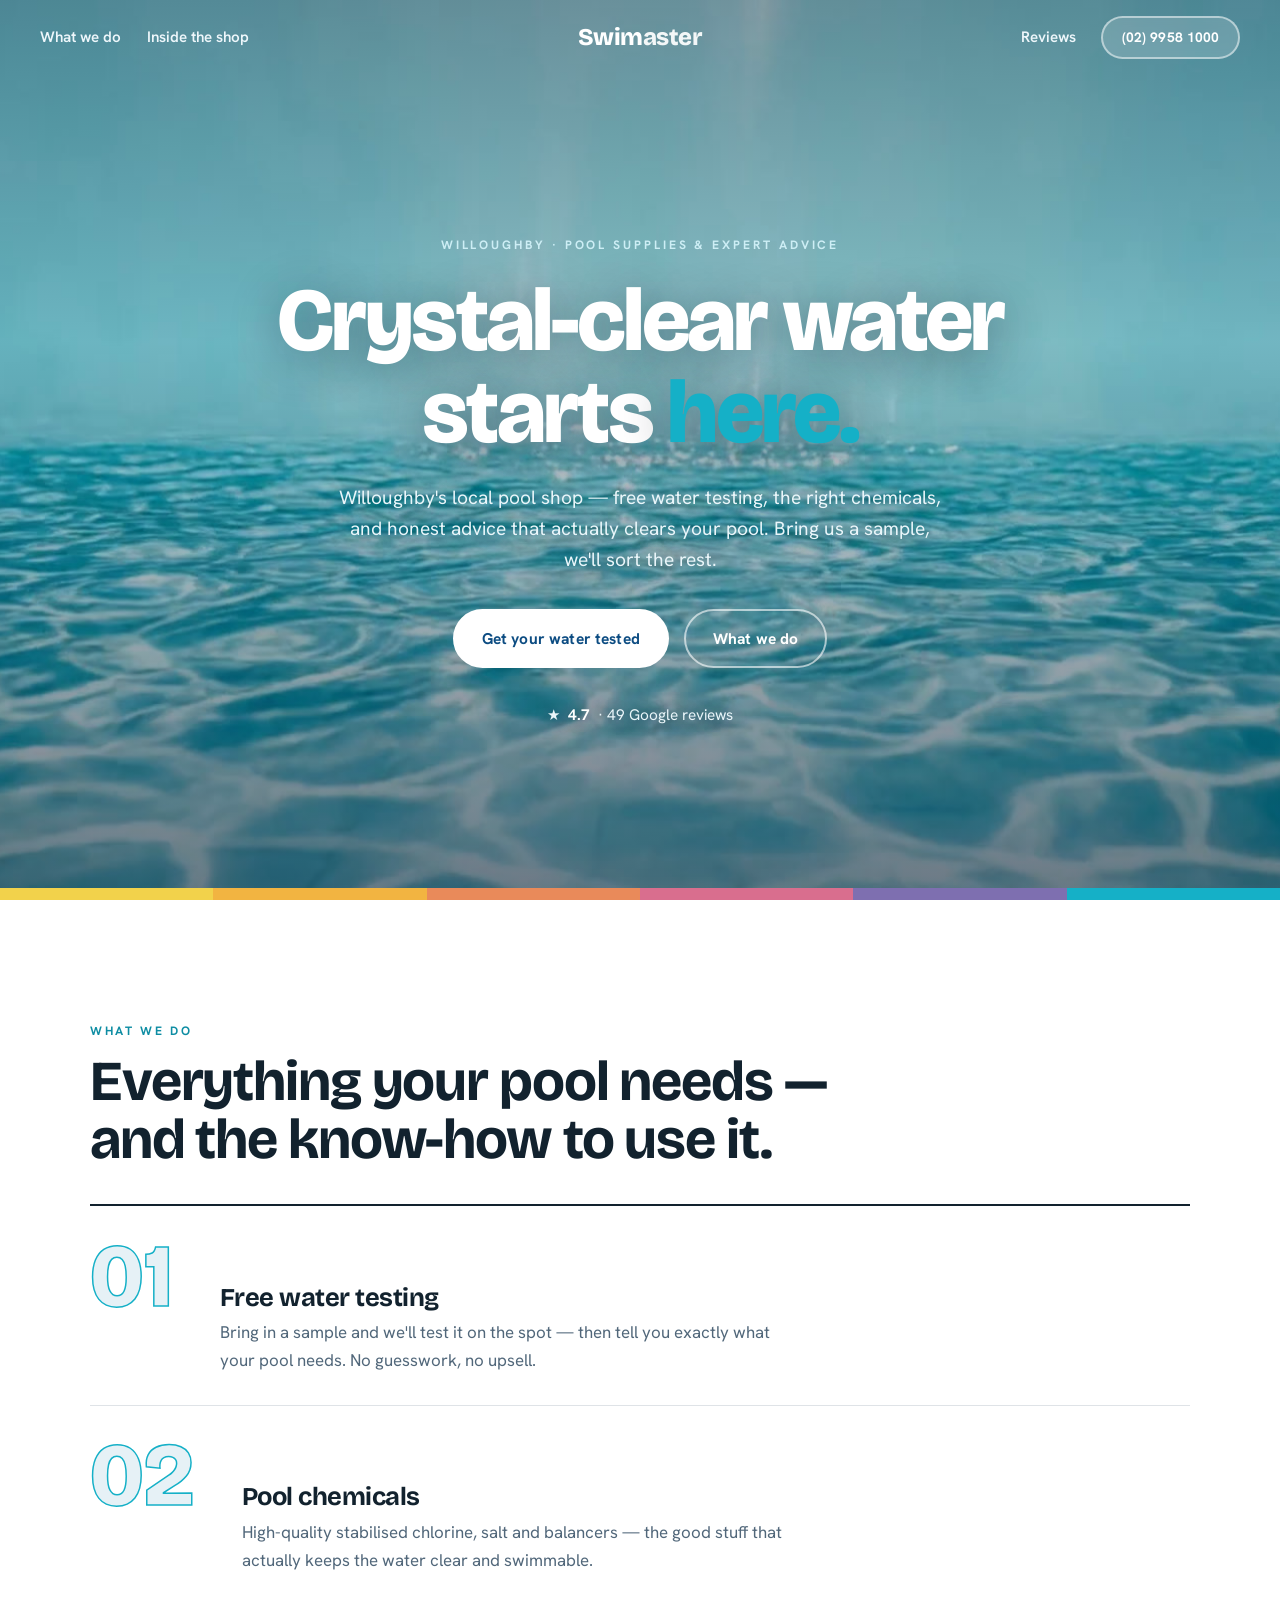
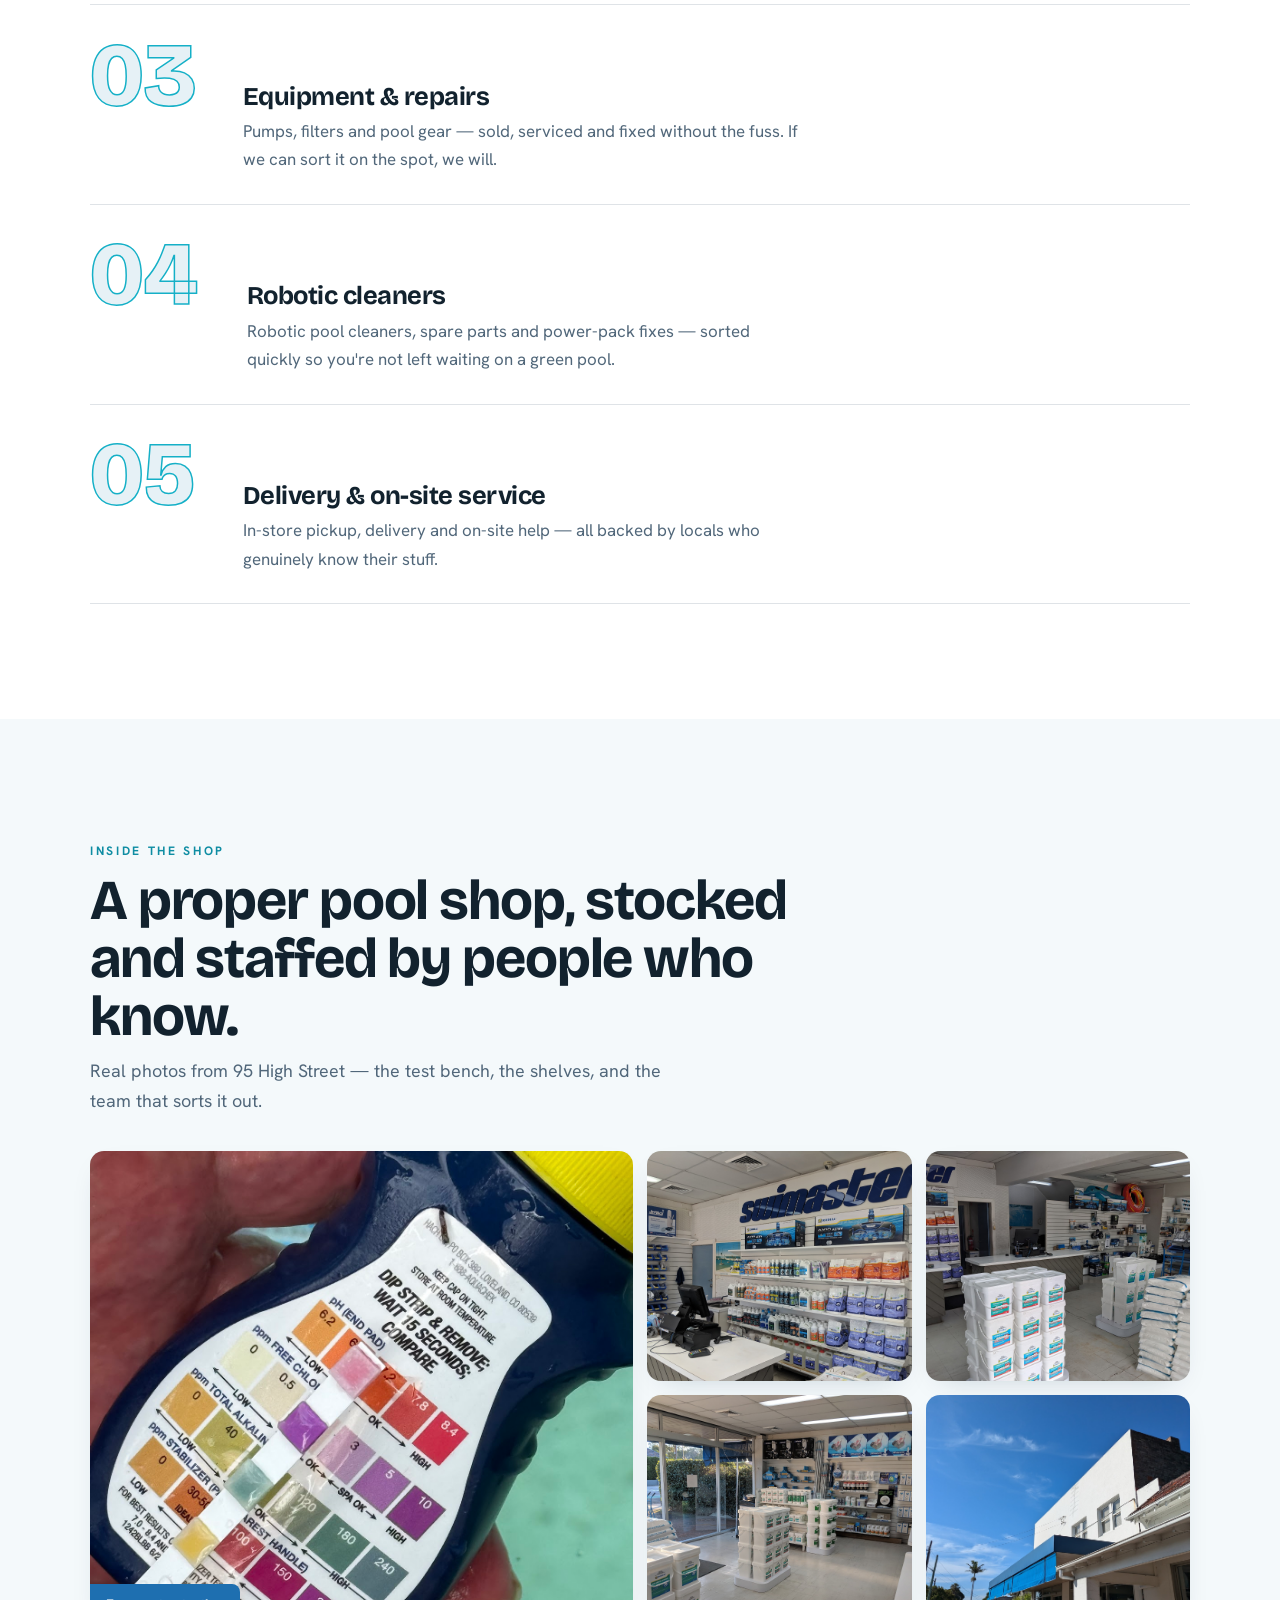
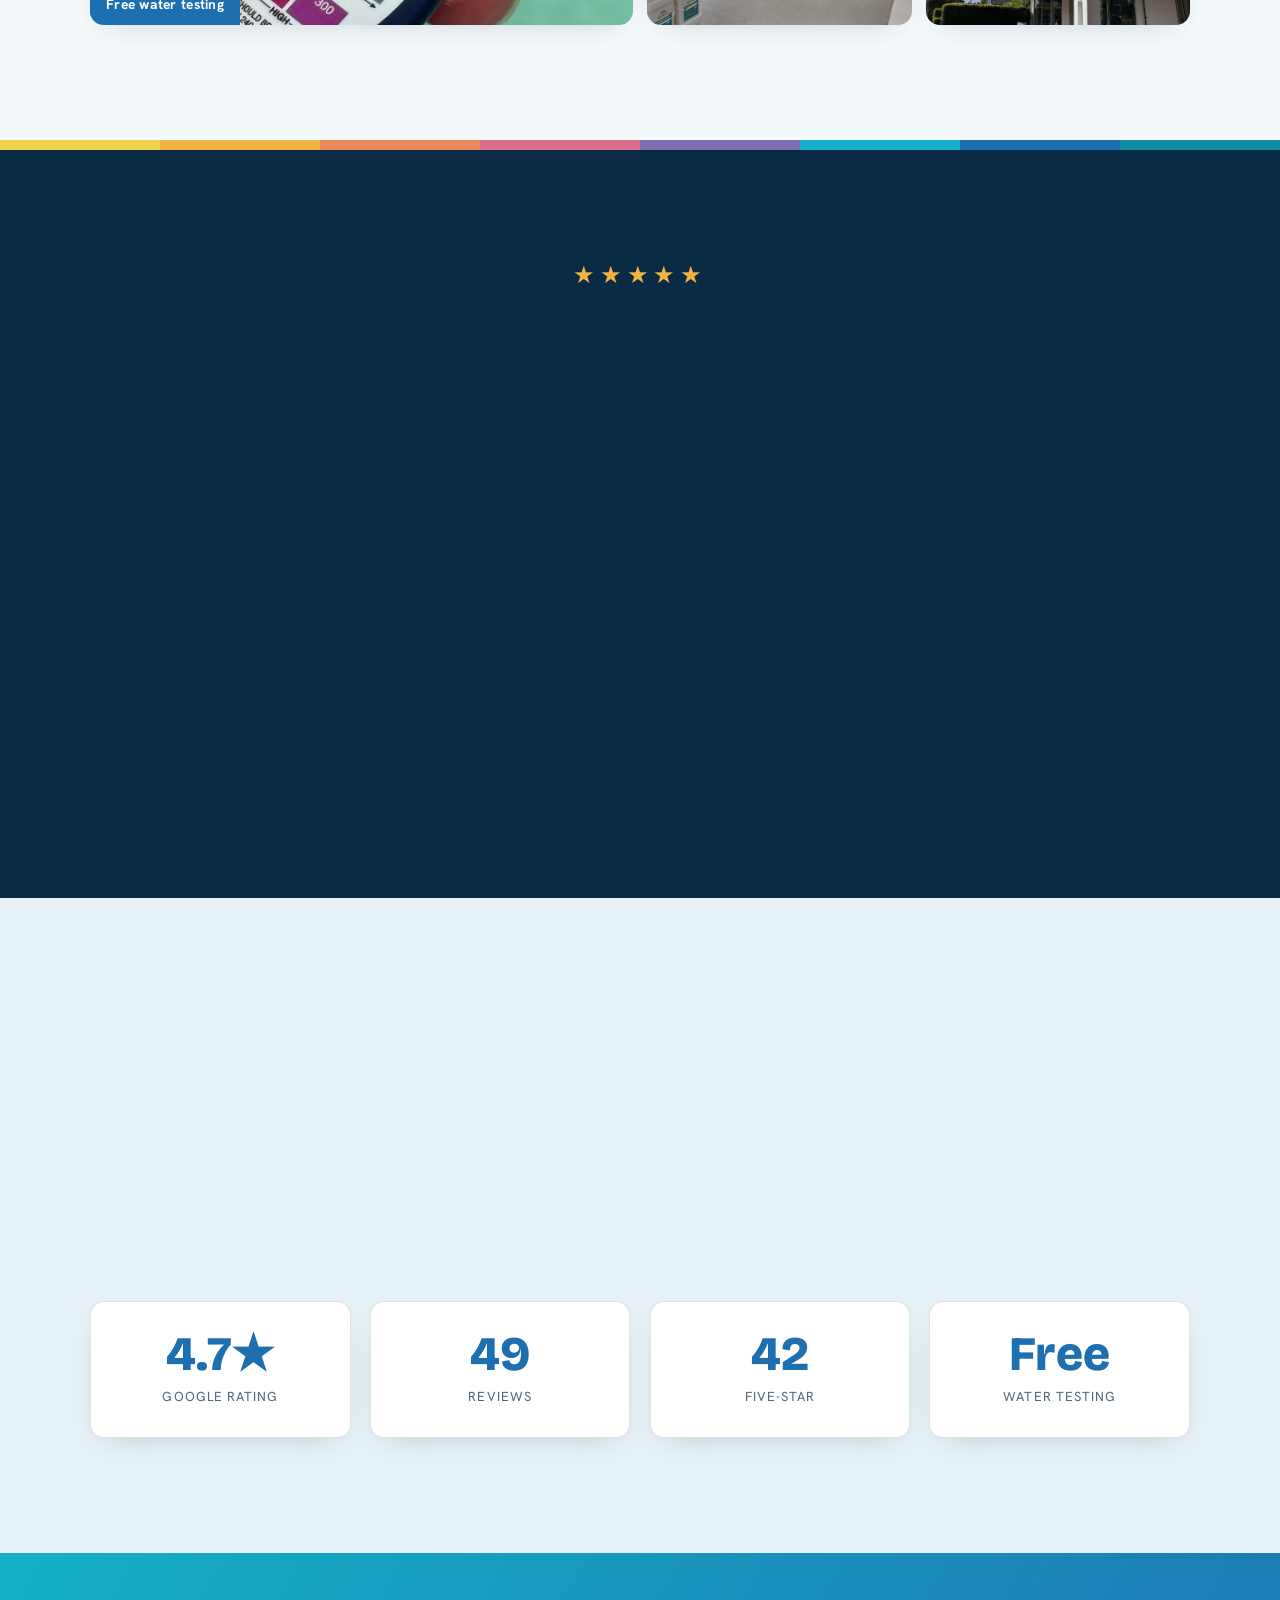
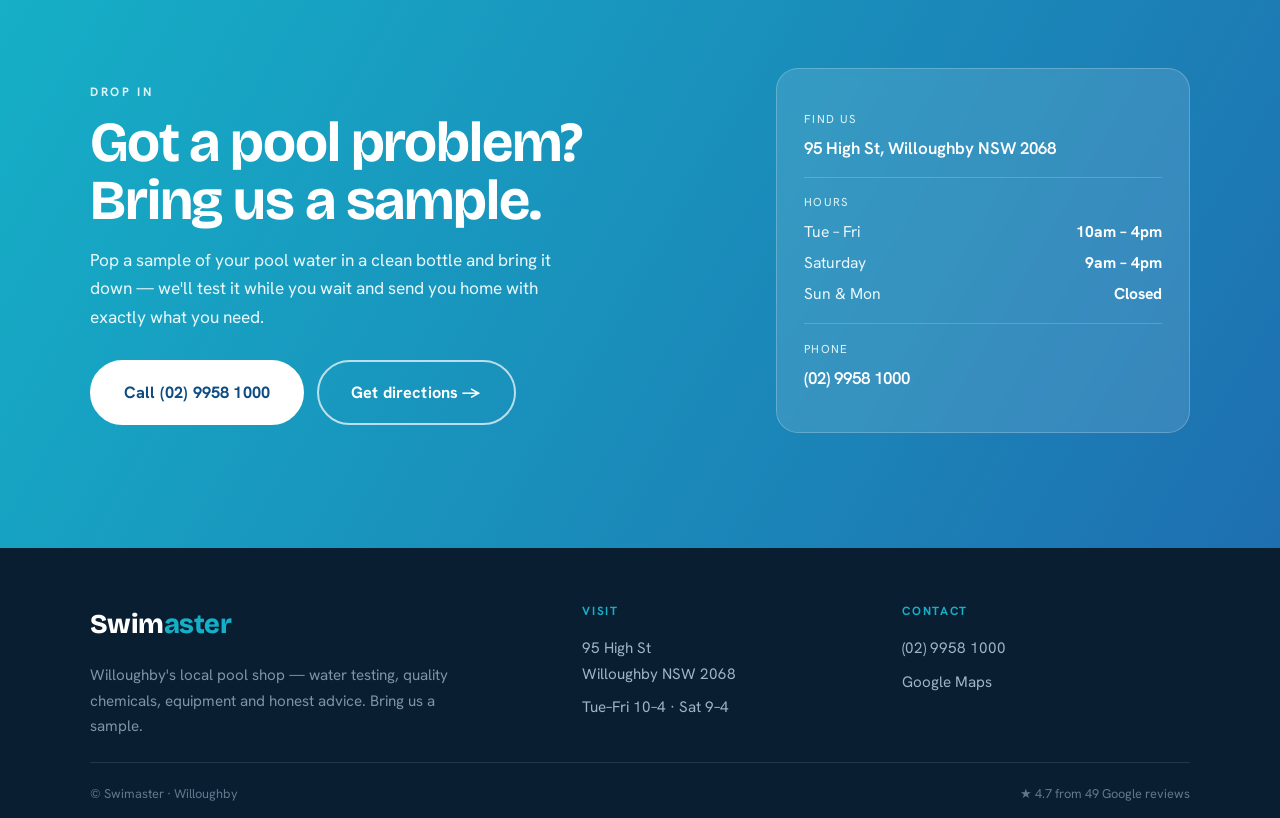
<file: index.html>
<!doctype html>
<html lang="en">
<head>
<meta charset="utf-8">
<meta name="viewport" content="width=device-width,initial-scale=1">
<meta name="robots" content="noindex,nofollow">
<title>Swimaster · Willoughby — pool supplies, water testing &amp; expert advice</title>
<meta name="description" content="Swimaster, 95 High St Willoughby. Willoughby's expert pool shop — free water testing, quality chemicals, equipment, robotic-cleaner repairs and genuinely honest advice. 4.7★ from 49 Google reviews. Call (02) 9958 1000.">
<link rel="preconnect" href="https://fonts.googleapis.com">
<link rel="preconnect" href="https://fonts.gstatic.com" crossorigin>
<link href="https://fonts.googleapis.com/css2?family=Bricolage+Grotesque:opsz,wght@12..96,500;12..96,600;12..96,700;12..96,800&family=Hanken+Grotesk:wght@400;500;600;700&display=swap" rel="stylesheet">
<link rel="stylesheet" href="tokens.css">
<link rel="stylesheet" href="styles.css?v=2">
</head>
<body>

<!-- split nav -->
<nav class="nav" id="nav">
  <div class="nav-side nav-left">
    <a href="#services">What we do</a>
    <a href="#inside">Inside the shop</a>
  </div>
  <a class="wordmark" href="#top">Swim<span class="mk">aster</span></a>
  <div class="nav-side nav-right">
    <a href="#reviews">Reviews</a>
    <a class="btn btn-primary" href="tel:+61299581000">(02) 9958 1000</a>
  </div>
  <button class="nav-toggle" id="navToggle" aria-label="Menu"><span></span><span></span><span></span></button>
  <div class="nav-drawer" id="navDrawer">
    <a href="#services">What we do</a>
    <a href="#inside">Inside the shop</a>
    <a href="#reviews">Reviews</a>
    <a href="#visit">Visit</a>
    <a class="btn btn-primary" href="tel:+61299581000">Call (02) 9958 1000</a>
  </div>
</nav>

<!-- HERO (full-bleed cinematic pool) -->
<header class="hero" id="top">
  <div class="hero-media">
    <video autoplay muted loop playsinline poster="assets/images/hero-poster.jpg">
      <source src="assets/video/hero.mp4?v=1" type="video/mp4">
    </video>
  </div>
  <div class="wrap hero-inner">
    <span class="kicker">Willoughby · pool supplies &amp; expert advice</span>
    <h1>Crystal-clear water<br>starts <span class="hl">here.</span></h1>
    <p class="sub">Willoughby's local pool shop — free water testing, the right chemicals, and honest advice that actually clears your pool. Bring us a sample, we'll sort the rest.</p>
    <div class="hero-cta">
      <a class="btn btn-primary" href="tel:+61299581000">Get your water tested</a>
      <a class="btn btn-ghost" href="#services">What we do</a>
    </div>
    <div class="rating-row">★ <b>4.7</b> · 49 Google reviews</div>
  </div>
  <div class="watertest" aria-hidden="true"><i></i><i></i><i></i><i></i><i></i><i></i></div>
</header>

<!-- SERVICES — big-type-index -->
<section class="sec services" id="services">
  <div class="wrap">
    <div class="sec-head reveal">
      <span class="kicker">What we do</span>
      <h2>Everything your pool needs — and the know-how to use it.</h2>
    </div>
    <ol class="bti">
      <li class="bti-row reveal">
        <span class="bti-no">01</span>
        <div class="bti-main"><h3>Free water testing</h3><p>Bring in a sample and we'll test it on the spot — then tell you exactly what your pool needs. No guesswork, no upsell.</p></div>
      </li>
      <li class="bti-row reveal">
        <span class="bti-no">02</span>
        <div class="bti-main"><h3>Pool chemicals</h3><p>High-quality stabilised chlorine, salt and balancers — the good stuff that actually keeps the water clear and swimmable.</p></div>
      </li>
      <li class="bti-row reveal">
        <span class="bti-no">03</span>
        <div class="bti-main"><h3>Equipment &amp; repairs</h3><p>Pumps, filters and pool gear — sold, serviced and fixed without the fuss. If we can sort it on the spot, we will.</p></div>
      </li>
      <li class="bti-row reveal">
        <span class="bti-no">04</span>
        <div class="bti-main"><h3>Robotic cleaners</h3><p>Robotic pool cleaners, spare parts and power-pack fixes — sorted quickly so you're not left waiting on a green pool.</p></div>
      </li>
      <li class="bti-row reveal">
        <span class="bti-no">05</span>
        <div class="bti-main"><h3>Delivery &amp; on-site service</h3><p>In-store pickup, delivery and on-site help — all backed by locals who genuinely know their stuff.</p></div>
      </li>
    </ol>
  </div>
</section>

<!-- INSIDE THE SHOP — real photos (the genuine proof) -->
<section class="sec inside" id="inside">
  <div class="wrap">
    <div class="sec-head reveal">
      <span class="kicker">Inside the shop</span>
      <h2>A proper pool shop, stocked and staffed by people who know.</h2>
      <p>Real photos from 95 High Street — the test bench, the shelves, and the team that sorts it out.</p>
    </div>
    <div class="shopgrid reveal d1">
      <figure class="sg-feature"><img src="assets/images/water-testing.jpg" alt="Pool water being tested with a test strip" loading="lazy"><figcaption>Free water testing</figcaption></figure>
      <figure><img src="assets/images/shop-shelves.jpg" alt="Swimaster shelves stocked with pool chemicals" loading="lazy"></figure>
      <figure><img src="assets/images/counter-dolphin.jpg" alt="Counter with robotic pool cleaner display" loading="lazy"></figure>
      <figure><img src="assets/images/store-interior.jpg" alt="Well-stocked Swimaster store interior" loading="lazy"></figure>
      <figure><img src="assets/images/shopfront.jpg" alt="Swimaster shopfront on High Street, Willoughby" loading="lazy"></figure>
    </div>
  </div>
</section>

<!-- PROOF — single hero quote on navy water band (+ water-test signature) -->
<section class="sec proof" id="reviews">
  <div class="watertest band" aria-hidden="true"><i></i><i></i><i></i><i></i><i></i><i></i><i></i><i></i></div>
  <div class="wrap proof-wrap">
    <div class="stars reveal">★★★★★</div>
    <blockquote class="reveal d1">"Good honest advice. High-quality stabilised chlorine and salt. They test your pool water and tell you what you need."</blockquote>
    <cite class="reveal d2">— a Willoughby regular, on Google</cite>
    <div class="mini-revs">
      <div class="mini-rev reveal d1"><p>"Excellent service. Friendly, efficient and extremely knowledgeable — sorted a fault on my pool robot power pack instantly, without fuss."</p><div class="who">on Google</div></div>
      <div class="mini-rev reveal d2"><p>"Pool water was green. We took a sample in and spoke with Callista — a lovely person, so helpful. Sorted it out for us."</p><div class="who">on Google</div></div>
      <div class="mini-rev reveal d3"><p>"Super knowledgeable, they had exactly what I needed. 100% recommend."</p><div class="who">on Google</div></div>
    </div>
  </div>
</section>

<!-- ABOUT — stat-row -->
<section class="sec about" id="about">
  <div class="wrap">
    <div class="about-head reveal">
      <span class="kicker">The local pool experts</span>
      <h2>On High Street, Willoughby — and on your side.</h2>
      <p>No call centres, no guesswork. Just a proper local pool shop where the advice is honest, the chemicals are quality, and the people behind the counter actually know how to get your water right.</p>
    </div>
    <div class="stat-row reveal d1">
      <div class="stat"><div class="n">4.7★</div><div class="l">Google rating</div></div>
      <div class="stat"><div class="n">49</div><div class="l">reviews</div></div>
      <div class="stat"><div class="n">42</div><div class="l">five-star</div></div>
      <div class="stat"><div class="n">Free</div><div class="l">water testing</div></div>
    </div>
  </div>
</section>

<!-- VISIT — big CTA band -->
<section class="sec visit" id="visit">
  <div class="wrap visit-wrap">
    <div class="visit-copy reveal">
      <span class="kicker">Drop in</span>
      <h2>Got a pool problem? Bring us a&nbsp;sample.</h2>
      <p>Pop a sample of your pool water in a clean bottle and bring it down — we'll test it while you wait and send you home with exactly what you need.</p>
      <div class="visit-cta">
        <a class="btn btn-primary big" href="tel:+61299581000">Call (02) 9958 1000</a>
        <a class="btn btn-ghost big" href="https://maps.google.com/?q=Swimaster+95+High+St+Willoughby" target="_blank" rel="noopener">Get directions →</a>
      </div>
    </div>
    <div class="visit-info reveal d1">
      <div class="vi"><div class="l">Find us</div><a href="https://maps.google.com/?q=Swimaster+95+High+St+Willoughby" target="_blank" rel="noopener">95 High St, Willoughby NSW 2068</a></div>
      <div class="vi"><div class="l">Hours</div>
        <div class="hrs"><span>Tue – Fri</span><b>10am – 4pm</b></div>
        <div class="hrs"><span>Saturday</span><b>9am – 4pm</b></div>
        <div class="hrs"><span>Sun &amp; Mon</span><b>Closed</b></div>
      </div>
      <div class="vi"><div class="l">Phone</div><a href="tel:+61299581000">(02) 9958 1000</a></div>
    </div>
  </div>
</section>

<footer>
  <div class="wrap">
    <div class="foot-grid">
      <div>
        <a class="wordmark" href="#top">Swim<span class="mk">aster</span></a>
        <p class="foot-blurb">Willoughby's local pool shop — water testing, quality chemicals, equipment and honest advice. Bring us a sample.</p>
      </div>
      <div class="foot-col"><h4>Visit</h4><p>95 High St<br>Willoughby NSW 2068</p><p>Tue–Fri 10–4 · Sat 9–4</p></div>
      <div class="foot-col"><h4>Contact</h4><a href="tel:+61299581000">(02) 9958 1000</a><a href="https://maps.google.com/?q=Swimaster+95+High+St+Willoughby" target="_blank" rel="noopener">Google Maps</a></div>
    </div>
    <div class="foot-bot"><span>© Swimaster · Willoughby</span><span>★ 4.7 from 49 Google reviews</span></div>
  </div>
</footer>

<script src="main.js?v=3"></script>
</body>
</html>
</file>
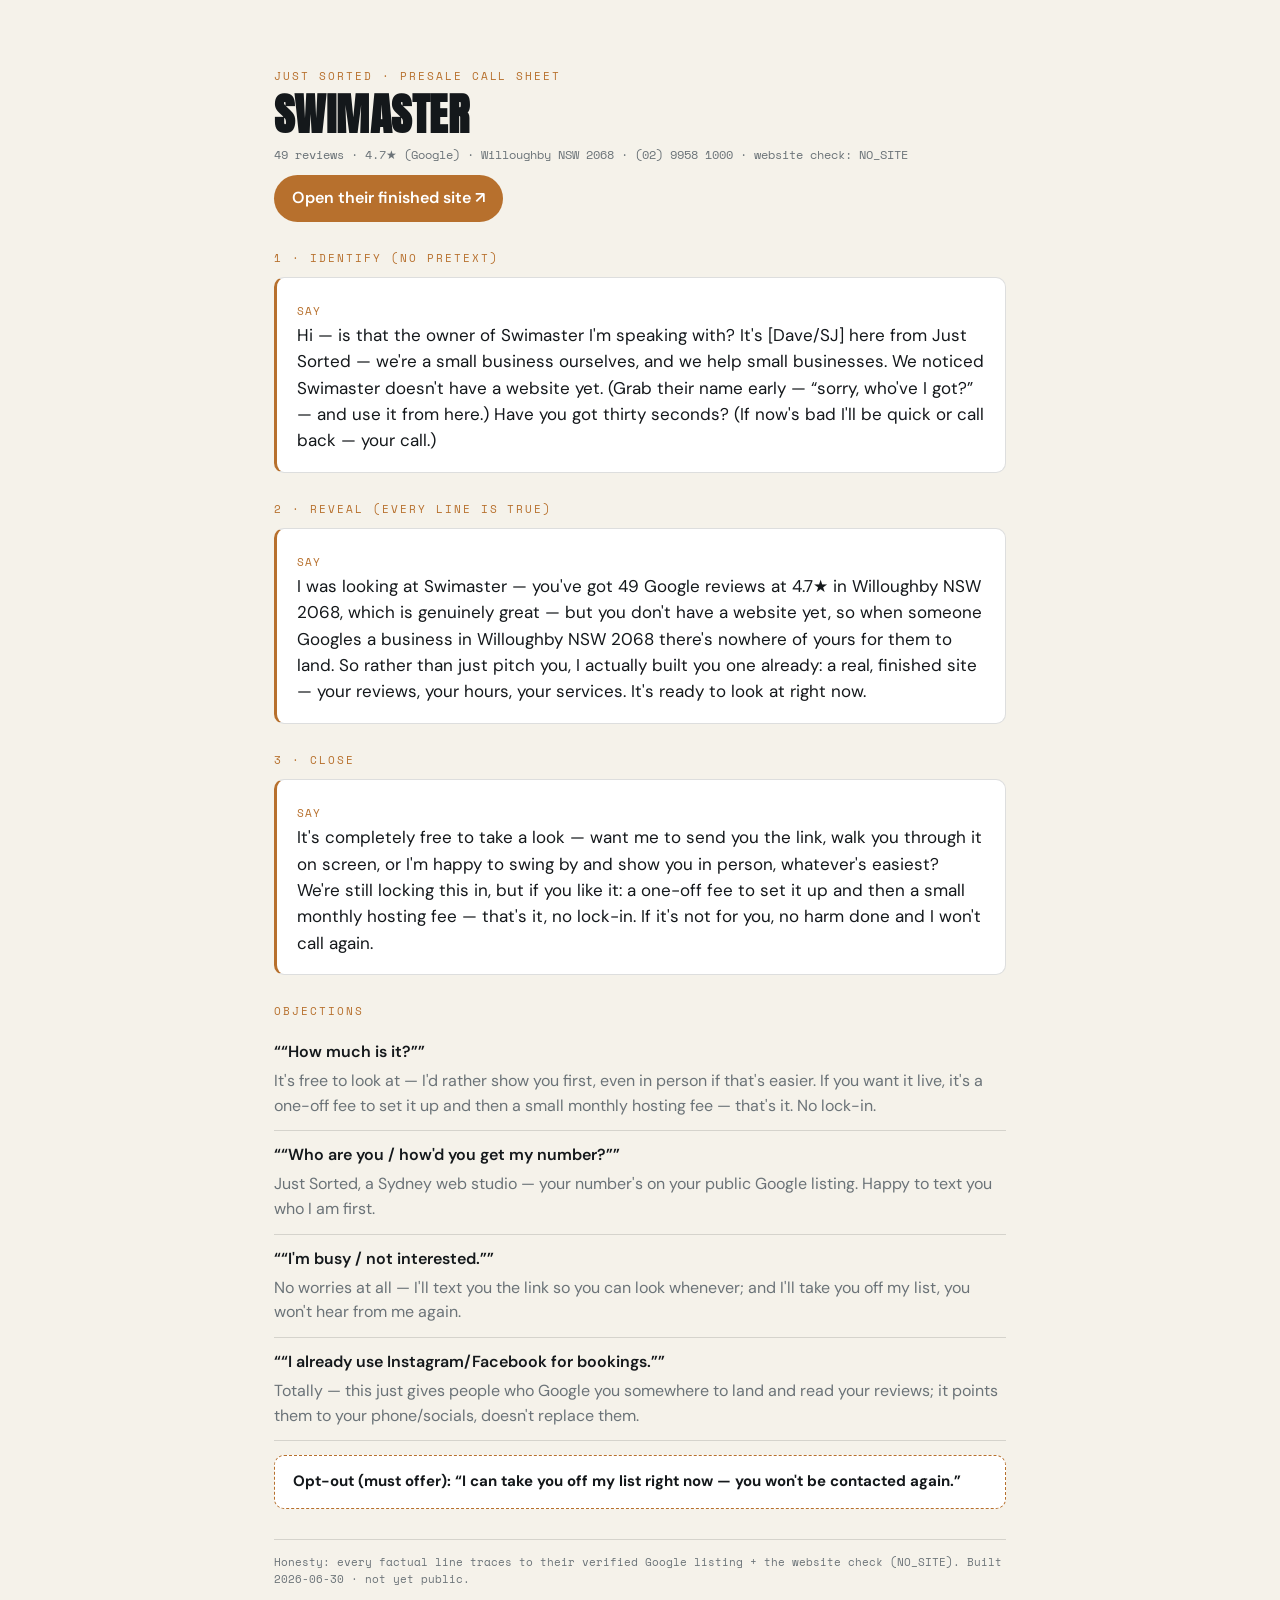
<file: call-sheet.html>
<!DOCTYPE html><html lang="en-AU"><head><meta charset="UTF-8">
<meta name="viewport" content="width=device-width, initial-scale=1">
<meta name="robots" content="noindex,nofollow">
<title>Call sheet — Swimaster</title>
<link href="https://fonts.googleapis.com/css2?family=Anton&family=DM+Sans:wght@400;500;600&family=Space+Mono:wght@400;700&display=swap" rel="stylesheet">
<style>
:root{--ink:#14181B;--paper:#F5F2EA;--clay:#B7702D;--steel:#6B7378;--line:rgba(20,24,27,.14)}
*{box-sizing:border-box;margin:0;padding:0}
body{font-family:'DM Sans',system-ui,sans-serif;background:var(--paper);color:var(--ink);line-height:1.55;padding:40px 24px;max-width:780px;margin:0 auto}
h1{font-family:'Anton',sans-serif;text-transform:uppercase;font-size:clamp(28px,5vw,44px);letter-spacing:.01em;line-height:.98}
.lbl{font-family:'Space Mono',monospace;font-size:11px;letter-spacing:.18em;text-transform:uppercase;color:var(--clay);margin:28px 0 8px}
.facts{font-family:'Space Mono',monospace;font-size:12px;color:var(--steel);margin-top:10px}
.act{background:#fff;border:1px solid var(--line);border-left:3px solid var(--clay);border-radius:10px;padding:18px 20px;margin-top:10px;font-size:17px}
.actno{font-family:'Space Mono',monospace;font-size:11px;color:var(--clay);letter-spacing:.1em}
.prev{display:inline-block;margin-top:10px;background:var(--clay);color:#fff;font-weight:600;padding:11px 18px;border-radius:999px;text-decoration:none}
.obj{border-bottom:1px solid var(--line);padding:12px 0}.obj q{font-weight:600}.obj p{color:var(--steel);margin-top:4px}
.optout{background:#fff;border:1px dashed var(--clay);border-radius:10px;padding:14px 18px;margin-top:14px;font-size:15px}
.foot{font-family:'Space Mono',monospace;font-size:11px;color:var(--steel);margin-top:30px;border-top:1px solid var(--line);padding-top:14px}
</style></head><body>
<div class="lbl">Just Sorted · presale call sheet</div>
<h1>Swimaster</h1>
<div class="facts">49 reviews · 4.7★ (Google) · Willoughby NSW 2068 · (02) 9958 1000 · website check: NO_SITE</div>
<a class="prev" href="/d/presale/swimaster/index.html" target="_blank">Open their finished site ↗</a>
<div class="lbl">1 · Identify (no pretext)</div><div class="act"><span class="actno">SAY</span><br>Hi — is that the owner of Swimaster I&#x27;m speaking with? It&#x27;s [Dave/SJ] here from Just Sorted — we&#x27;re a small business ourselves, and we help small businesses. We noticed Swimaster doesn&#x27;t have a website yet. (Grab their name early — “sorry, who&#x27;ve I got?” — and use it from here.) Have you got thirty seconds? (If now&#x27;s bad I&#x27;ll be quick or call back — your call.)</div>
<div class="lbl">2 · Reveal (every line is true)</div><div class="act"><span class="actno">SAY</span><br>I was looking at Swimaster — you&#x27;ve got 49 Google reviews at 4.7★ in Willoughby NSW 2068, which is genuinely great — but you don&#x27;t have a website yet, so when someone Googles a business in Willoughby NSW 2068 there&#x27;s nowhere of yours for them to land. So rather than just pitch you, I actually built you one already: a real, finished site — your reviews, your hours, your services. It&#x27;s ready to look at right now.</div>
<div class="lbl">3 · Close</div><div class="act"><span class="actno">SAY</span><br>It&#x27;s completely free to take a look — want me to send you the link, walk you through it on screen, or I&#x27;m happy to swing by and show you in person, whatever&#x27;s easiest? We&#x27;re still locking this in, but if you like it: a one-off fee to set it up and then a small monthly hosting fee — that&#x27;s it, no lock-in. If it&#x27;s not for you, no harm done and I won&#x27;t call again.</div>
<div class="lbl">Objections</div><div class="obj"><q>“How much is it?”</q><p>It&#x27;s free to look at — I&#x27;d rather show you first, even in person if that&#x27;s easier. If you want it live, it&#x27;s a one-off fee to set it up and then a small monthly hosting fee — that&#x27;s it. No lock-in.</p></div><div class="obj"><q>“Who are you / how&#x27;d you get my number?”</q><p>Just Sorted, a Sydney web studio — your number&#x27;s on your public Google listing. Happy to text you who I am first.</p></div><div class="obj"><q>“I&#x27;m busy / not interested.”</q><p>No worries at all — I&#x27;ll text you the link so you can look whenever; and I&#x27;ll take you off my list, you won&#x27;t hear from me again.</p></div><div class="obj"><q>“I already use Instagram/Facebook for bookings.”</q><p>Totally — this just gives people who Google you somewhere to land and read your reviews; it points them to your phone/socials, doesn&#x27;t replace them.</p></div>
<div class="optout"><b>Opt-out (must offer): “I can take you off my list right now — you won&#x27;t be contacted again.”</b></div>
<div class="foot">Honesty: every factual line traces to their verified Google listing + the website check (NO_SITE). Built 2026-06-30 · not yet public.</div>
</body></html>
</file>
<file: tokens.css>
/* Swimaster — design tokens. Clean / fresh / aquatic. Swiss magazine-grid.
   Grounded: their cobalt 'swimaster' wordmark (#2F68A2) + pool-water turquoise + crisp white.
   Distinct from prior builds (Ellie's=sage serif, PT=rose Playfair, Fencing=earth Archivo). */
:root{
  /* palette — pool/aquatic */
  --foam:      #F4F9FB;   /* crisp cool ground */
  --paper:     #FFFFFF;
  --mist:      #E6F1F6;   /* pale water-tint surface */
  --aqua:      #15B0C7;   /* bright pool turquoise — signature accent */
  --aqua-deep: #0E8DA3;
  --blue:      #1E6FB0;   /* brand cobalt — their wordmark blue */
  --blue-deep: #0C4C82;
  --navy:      #0B2A45;   /* deep water — dark bands */
  --navy-ink:  #0A1E32;
  --ink:       #12222E;   /* text */
  --ink-soft:  #51677A;
  --sun:       #F2B441;   /* warm gold micro-pop — sunlight on water, sparingly */
  --line:      rgba(11,42,69,.13);
  --line-soft: rgba(11,42,69,.07);

  /* type */
  --f-display: "Bricolage Grotesque", "Helvetica Neue", Arial, sans-serif;
  --f-body:    "Hanken Grotesk", "Helvetica Neue", Arial, sans-serif;
  --t-hero:  clamp(3rem, 7vw, 6rem);
  --t-h2:    clamp(2.1rem, 4.4vw, 3.6rem);
  --t-h3:    clamp(1.3rem, 2vw, 1.7rem);
  --t-mega:  clamp(2.6rem, 7vw, 6.5rem);   /* big-type-index numerals */
  --t-body:  1.06rem;
  --t-kicker:.76rem;

  /* spacing */
  --s-2:.5rem; --s-3:.85rem; --s-4:1.4rem; --s-5:2.2rem; --s-6:3.4rem; --s-7:clamp(4rem,9vw,7.5rem);
  --maxw:1180px;

  /* radii — crisp, Swiss (tighter than the organic cafe build) */
  --r-sm:8px; --r-md:14px; --r-lg:22px; --r-pill:999px;

  /* shadows — cool, clean */
  --shadow-soft: 0 18px 50px -24px rgba(11,42,69,.34);
  --shadow-card: 0 10px 28px -16px rgba(11,42,69,.26);

  /* motion */
  --dur:.5s;
  --ease: cubic-bezier(.22,1,.36,1);
  --ease-out: cubic-bezier(.16,1,.3,1);
}
</file>
<file: styles.css>
/* Swimaster — styles. Composition: full-bleed-cinematic + Swiss magazine-grid.
   Skeleton (blueprint): split-nav · hero(full-bleed) · services(big-type-index) ·
   inside(real-photo proof) · proof(single-hero-quote on navy) · about(stat-row) · visit(big-cta-band).
   Signature: the 'water test' colour-strip motif. */
*{box-sizing:border-box;margin:0;padding:0}
html{scroll-behavior:smooth}
[id]{scroll-margin-top:86px}
body{font-family:var(--f-body);font-size:var(--t-body);line-height:1.66;color:var(--ink);background:var(--foam);-webkit-font-smoothing:antialiased;overflow-x:hidden}
img{max-width:100%;display:block}
a{color:inherit;text-decoration:none}
.wrap{max-width:var(--maxw);margin:0 auto;padding:0 clamp(1.2rem,4vw,2.5rem)}
h1,h2,h3{font-family:var(--f-display);font-weight:700;line-height:1.03;letter-spacing:-.02em}
.kicker{font-family:var(--f-body);font-size:var(--t-kicker);font-weight:700;letter-spacing:.22em;text-transform:uppercase;color:var(--aqua-deep)}
.hl{color:var(--aqua)}

.btn{display:inline-flex;align-items:center;gap:.5rem;font-family:var(--f-body);font-weight:700;letter-spacing:.01em;font-size:.97rem;padding:.92rem 1.7rem;border-radius:var(--r-pill);transition:transform var(--dur) var(--ease),background .3s,color .3s,border-color .3s;cursor:pointer;border:2px solid var(--blue)}
.btn-primary{background:var(--blue);color:#fff;border-color:var(--blue)}
.btn-primary:hover{background:var(--blue-deep);border-color:var(--blue-deep);transform:translateY(-3px)}
.btn-ghost{background:transparent;color:var(--blue)}
.btn-ghost:hover{background:var(--blue);color:#fff;transform:translateY(-3px)}
.btn.big{padding:1.05rem 2rem;font-size:1.02rem}

/* split nav */
.nav{position:fixed;top:0;left:0;right:0;z-index:50;display:grid;grid-template-columns:1fr auto 1fr;align-items:center;gap:1rem;padding:1rem clamp(1.2rem,4vw,2.5rem);transition:background .4s,box-shadow .4s,padding .4s}
.nav.scrolled{background:rgba(244,249,251,.93);backdrop-filter:blur(12px);box-shadow:0 1px 0 var(--line);padding-top:.7rem;padding-bottom:.7rem}
.nav-side{display:flex;align-items:center;gap:1.6rem;font-weight:600;font-size:.95rem}
.nav-left{justify-content:flex-start}
.nav-right{justify-content:flex-end}
.nav-side a:not(.btn):hover{color:var(--aqua-deep)}
.nav .btn{padding:.5rem 1.15rem;font-size:.86rem}
.wordmark{font-family:var(--f-display);font-weight:800;font-size:1.5rem;color:var(--ink);letter-spacing:-.02em;text-align:center;white-space:nowrap}
.wordmark .mk{color:var(--aqua)}
.nav-toggle{display:none;background:none;border:0;cursor:pointer}
.nav-drawer{display:none}
/* nav over hero video → light until scrolled */
.nav:not(.scrolled) .wordmark{color:#fff}
.nav:not(.scrolled) .wordmark .mk{color:#fff;opacity:.92}
.nav:not(.scrolled) .nav-side a:not(.btn){color:#eef7fb}
.nav:not(.scrolled) .nav-side a:not(.btn):hover{color:#fff}
.nav:not(.scrolled) .btn-primary{background:rgba(255,255,255,.16);border-color:rgba(255,255,255,.5);color:#fff;backdrop-filter:blur(4px)}
.nav:not(.scrolled) .btn-primary:hover{background:#fff;color:var(--blue);border-color:#fff}
.nav:not(.scrolled) .nav-toggle span{background:#fff}

/* HERO — full-bleed cinematic pool video */
.hero{position:relative;min-height:100svh;display:grid;place-items:center;text-align:center;color:#fff;overflow:hidden}
.hero-media{position:absolute;inset:0;z-index:0}
.hero-media video{width:100%;height:100%;object-fit:cover}
.hero-media::after{content:"";position:absolute;inset:0;background:linear-gradient(180deg,rgba(8,30,50,.42) 0%,rgba(8,30,50,.18) 38%,rgba(8,30,50,.6) 100%)}
.hero-inner{position:relative;z-index:3;max-width:980px;padding:5rem 0 1rem}
.hero .kicker{display:block;margin-bottom:1.2rem;color:#cdeef5;letter-spacing:.24em}
.hero h1{font-size:var(--t-hero);font-weight:800;letter-spacing:-.03em;color:#fff;text-shadow:0 8px 48px rgba(4,20,36,.46)}
.hero .sub{font-size:clamp(1.05rem,1.5vw,1.32rem);max-width:620px;margin:1.5rem auto 2.1rem;color:#eaf6fa;line-height:1.6;text-shadow:0 2px 20px rgba(4,20,36,.46)}
.hero-cta{display:flex;gap:.9rem;justify-content:center;flex-wrap:wrap;margin-bottom:2rem}
.hero .btn-primary{background:#fff;color:var(--blue-deep);border-color:#fff}
.hero .btn-primary:hover{background:var(--aqua);color:#fff;border-color:var(--aqua)}
.hero .btn-ghost{color:#fff;border-color:rgba(255,255,255,.6)}
.hero .btn-ghost:hover{background:#fff;color:var(--blue-deep);border-color:#fff}
.hero .rating-row{display:inline-flex;align-items:center;gap:.5rem;font-size:.96rem;color:#eaf6fa;text-shadow:0 2px 14px rgba(4,20,36,.5)}
.hero .rating-row b{color:#fff;font-weight:700}

/* water-test strip signature */
.watertest{display:flex;gap:0;overflow:hidden}
.watertest i{flex:1;height:10px}
.hero .watertest{position:absolute;bottom:0;left:0;right:0;z-index:3;height:12px}
.hero .watertest i{height:12px}
.watertest i:nth-child(1){background:#F2D24B}
.watertest i:nth-child(2){background:var(--sun)}
.watertest i:nth-child(3){background:#E98A5A}
.watertest i:nth-child(4){background:#D96E8E}
.watertest i:nth-child(5){background:#7E6FB0}
.watertest i:nth-child(6){background:var(--aqua)}
.watertest i:nth-child(7){background:var(--blue)}
.watertest i:nth-child(8){background:var(--aqua-deep)}

/* sections + reveal */
.sec{padding:var(--s-7) 0}
.sec-head{max-width:760px;margin-bottom:var(--s-5)}
.sec-head h2{font-size:var(--t-h2);margin:.6rem 0}
.sec-head p{color:var(--ink-soft);font-size:1.12rem;max-width:60ch}
.reveal{opacity:0;transform:translateY(26px);transition:opacity .8s var(--ease-out),transform .8s var(--ease-out)}
.reveal.in{opacity:1;transform:none}
.reveal.d1{transition-delay:.08s}.reveal.d2{transition-delay:.16s}.reveal.d3{transition-delay:.24s}

/* SERVICES — big-type-index */
.services{background:var(--paper)}
.bti{list-style:none;border-top:2px solid var(--ink)}
.bti-row{display:grid;grid-template-columns:auto 1fr;gap:clamp(1.2rem,4vw,3rem);align-items:baseline;padding:1.9rem 0;border-bottom:1px solid var(--line);transition:padding-left .4s var(--ease)}
.bti-row:hover{padding-left:.8rem}
.bti-no{font-family:var(--f-display);font-weight:800;font-size:var(--t-mega);line-height:.9;color:var(--mist);-webkit-text-stroke:1.5px var(--aqua);transition:color .4s var(--ease),-webkit-text-stroke-color .4s}
.bti-row:hover .bti-no{color:var(--aqua)}
.bti-main{max-width:62ch}
.bti-main h3{font-size:var(--t-h3);font-weight:700;margin-bottom:.45rem}
.bti-main p{color:var(--ink-soft)}

/* INSIDE — real photo grid (zero-void: feature 2x2 + 2x2 supporting) */
.inside{background:var(--foam)}
.shopgrid{display:grid;grid-template-columns:repeat(4,1fr);grid-auto-rows:230px;gap:14px}
.shopgrid figure{position:relative;overflow:hidden;border-radius:var(--r-md);box-shadow:var(--shadow-card)}
.shopgrid img{width:100%;height:100%;object-fit:cover;transition:transform .9s var(--ease)}
.shopgrid figure:hover img{transform:scale(1.05)}
.shopgrid figure:nth-child(1){grid-column:1/3;grid-row:1/3}
.shopgrid figure:nth-child(2){grid-column:3;grid-row:1}
.shopgrid figure:nth-child(3){grid-column:4;grid-row:1}
.shopgrid figure:nth-child(4){grid-column:3;grid-row:2}
.shopgrid figure:nth-child(5){grid-column:4;grid-row:2}
.sg-feature figcaption{position:absolute;left:0;bottom:0;margin:0;padding:.55rem 1rem;background:var(--blue);color:#fff;font-weight:700;font-size:.86rem;letter-spacing:.02em;border-top-right-radius:var(--r-sm)}

/* PROOF — single hero quote on navy + water-test band */
.proof{background:var(--navy);color:#fff;text-align:center;position:relative;padding-top:0}
.proof .watertest.band{position:absolute;top:0;left:0;right:0;height:10px}
.proof-wrap{padding-top:var(--s-7)}
.proof .stars{color:var(--sun);font-size:1.5rem;letter-spacing:.3rem}
.proof blockquote{font-family:var(--f-display);font-weight:600;font-size:clamp(1.7rem,3.7vw,3rem);line-height:1.22;max-width:960px;margin:1.2rem auto;color:#fff;letter-spacing:-.02em}
.proof cite{font-style:normal;font-weight:600;letter-spacing:.14em;text-transform:uppercase;color:#9fd6e4;font-size:.85rem}
.mini-revs{display:grid;grid-template-columns:repeat(3,1fr);gap:1.3rem;margin-top:var(--s-6);text-align:left}
.mini-rev{background:rgba(255,255,255,.06);border:1px solid rgba(255,255,255,.12);border-radius:var(--r-md);padding:1.5rem}
.mini-rev p{color:#dcebf2;font-size:.99rem}
.mini-rev .who{font-family:var(--f-display);font-weight:600;color:var(--aqua);margin-top:.9rem;font-size:.9rem}

/* ABOUT — stat-row */
.about{background:var(--mist)}
.about-head{max-width:720px;margin-bottom:var(--s-5)}
.about-head h2{font-size:var(--t-h2);margin:.6rem 0}
.about-head p{color:var(--ink-soft);font-size:1.12rem}
.stat-row{display:grid;grid-template-columns:repeat(4,1fr);gap:1.2rem}
.stat{background:var(--paper);border:1px solid var(--line);border-radius:var(--r-md);padding:1.8rem 1.4rem;text-align:center;box-shadow:var(--shadow-card)}
.stat .n{font-family:var(--f-display);font-weight:800;font-size:clamp(2.2rem,4vw,3rem);color:var(--blue);line-height:1}
.stat .l{font-size:.82rem;letter-spacing:.08em;text-transform:uppercase;color:var(--ink-soft);margin-top:.5rem}

/* VISIT — big CTA band (vivid aqua→blue) */
.visit{background:linear-gradient(120deg,var(--aqua) 0%,var(--blue) 100%);color:#fff}
.visit-wrap{display:grid;grid-template-columns:1.2fr .8fr;gap:clamp(2rem,5vw,4.5rem);align-items:center}
.visit .kicker{color:#dff4f8}
.visit h2{font-size:var(--t-h2);color:#fff;margin:.6rem 0 1rem}
.visit-copy p{color:#eaf8fb;max-width:48ch;font-size:1.08rem}
.visit-cta{display:flex;gap:.8rem;flex-wrap:wrap;margin-top:1.8rem}
.visit .btn-primary{background:#fff;color:var(--blue-deep);border-color:#fff}
.visit .btn-primary:hover{background:var(--navy);color:#fff;border-color:var(--navy)}
.visit .btn-ghost{color:#fff;border-color:rgba(255,255,255,.7)}
.visit .btn-ghost:hover{background:#fff;color:var(--blue-deep);border-color:#fff}
.visit-info{background:rgba(255,255,255,.12);border:1px solid rgba(255,255,255,.22);border-radius:var(--r-lg);padding:1.6rem 1.7rem;backdrop-filter:blur(4px)}
.vi{padding:.9rem 0;border-bottom:1px solid rgba(255,255,255,.18)}
.vi:last-child{border-bottom:0}
.vi .l{font-size:.72rem;text-transform:uppercase;letter-spacing:.12em;color:#dff4f8;margin-bottom:.35rem}
.vi a{color:#fff;font-weight:600}.vi a:hover{text-decoration:underline}
.hrs{display:flex;justify-content:space-between;font-size:.98rem;color:#fff;padding:.15rem 0}
.hrs span{color:#eaf8fb}

/* footer */
footer{background:var(--navy-ink);color:#9fb4c4;padding:var(--s-6) 0 var(--s-3)}
.foot-grid{display:grid;grid-template-columns:1.6fr 1fr 1fr;gap:2rem;padding-bottom:var(--s-4);border-bottom:1px solid rgba(255,255,255,.1)}
.foot-grid .wordmark{color:#fff;font-size:1.7rem;text-align:left}
.foot-grid .wordmark .mk{color:var(--aqua)}
.foot-blurb{margin-top:1rem;max-width:42ch;color:#7e93a4;font-size:.95rem}
.foot-col h4{font-size:.74rem;text-transform:uppercase;letter-spacing:.14em;color:var(--aqua);margin-bottom:.9rem;font-weight:700}
.foot-col a,.foot-col p{display:block;color:#9fb4c4;margin-bottom:.5rem;font-size:.95rem}.foot-col a:hover{color:#fff}
.foot-bot{display:flex;justify-content:space-between;flex-wrap:wrap;gap:.5rem;padding-top:1.3rem;font-size:.8rem;color:#62788a}

/* responsive */
@media(max-width:900px){
  .mini-revs{grid-template-columns:1fr}
  .stat-row{grid-template-columns:repeat(2,1fr)}
  .visit-wrap{grid-template-columns:1fr}
  .shopgrid{grid-template-columns:repeat(2,1fr);grid-auto-rows:44vw}
  .shopgrid figure:nth-child(1){grid-column:1/3;grid-row:auto}
  .shopgrid figure:nth-child(n+2){grid-column:auto;grid-row:auto}
}
@media(max-width:780px){
  .nav{grid-template-columns:1fr auto;gap:0}
  .nav-side{display:none}
  .wordmark{order:-1;text-align:left}
  .nav-toggle{display:block;z-index:60;justify-self:end}
  .nav-toggle span{display:block;width:26px;height:2px;background:var(--ink);margin:6px 0;transition:background .3s}
  .nav-drawer{display:flex;position:fixed;inset:0 0 0 auto;width:min(80vw,320px);flex-direction:column;justify-content:center;gap:1.6rem;padding:2rem;background:var(--navy);transform:translateX(100%);transition:transform .45s var(--ease);z-index:55}
  .nav-drawer.open{transform:none}
  .nav-drawer a:not(.btn){color:#fff;font-size:1.18rem;font-weight:600}
  .nav-drawer .btn-primary{background:#fff;color:var(--blue-deep);border-color:#fff}
  .bti-row{grid-template-columns:auto 1fr;gap:1.1rem}
}
@media(max-width:540px){
  .shopgrid{grid-auto-rows:46vw}
  .stat-row{grid-template-columns:repeat(2,1fr)}
  .hero-inner{padding-top:4rem}
}
@media(prefers-reduced-motion:reduce){
  *{animation:none!important;transition:none!important}
  .reveal{opacity:1;transform:none}
}
/* Hide Safari/iOS play-button overlay shown when autoplay is blocked — the hero shows a
   clean poster frame and the muted video starts on autoplay (where allowed) or first scroll/tap. */
.hero-media video::-webkit-media-controls-start-playback-button,
.hero-media video::-webkit-media-controls-overlay-play-button,
.hero-media video::-webkit-media-controls-play-button,
.hero-media video::-webkit-media-controls-panel,
.hero-media video::-webkit-media-controls{display:none!important;-webkit-appearance:none}
</file>
